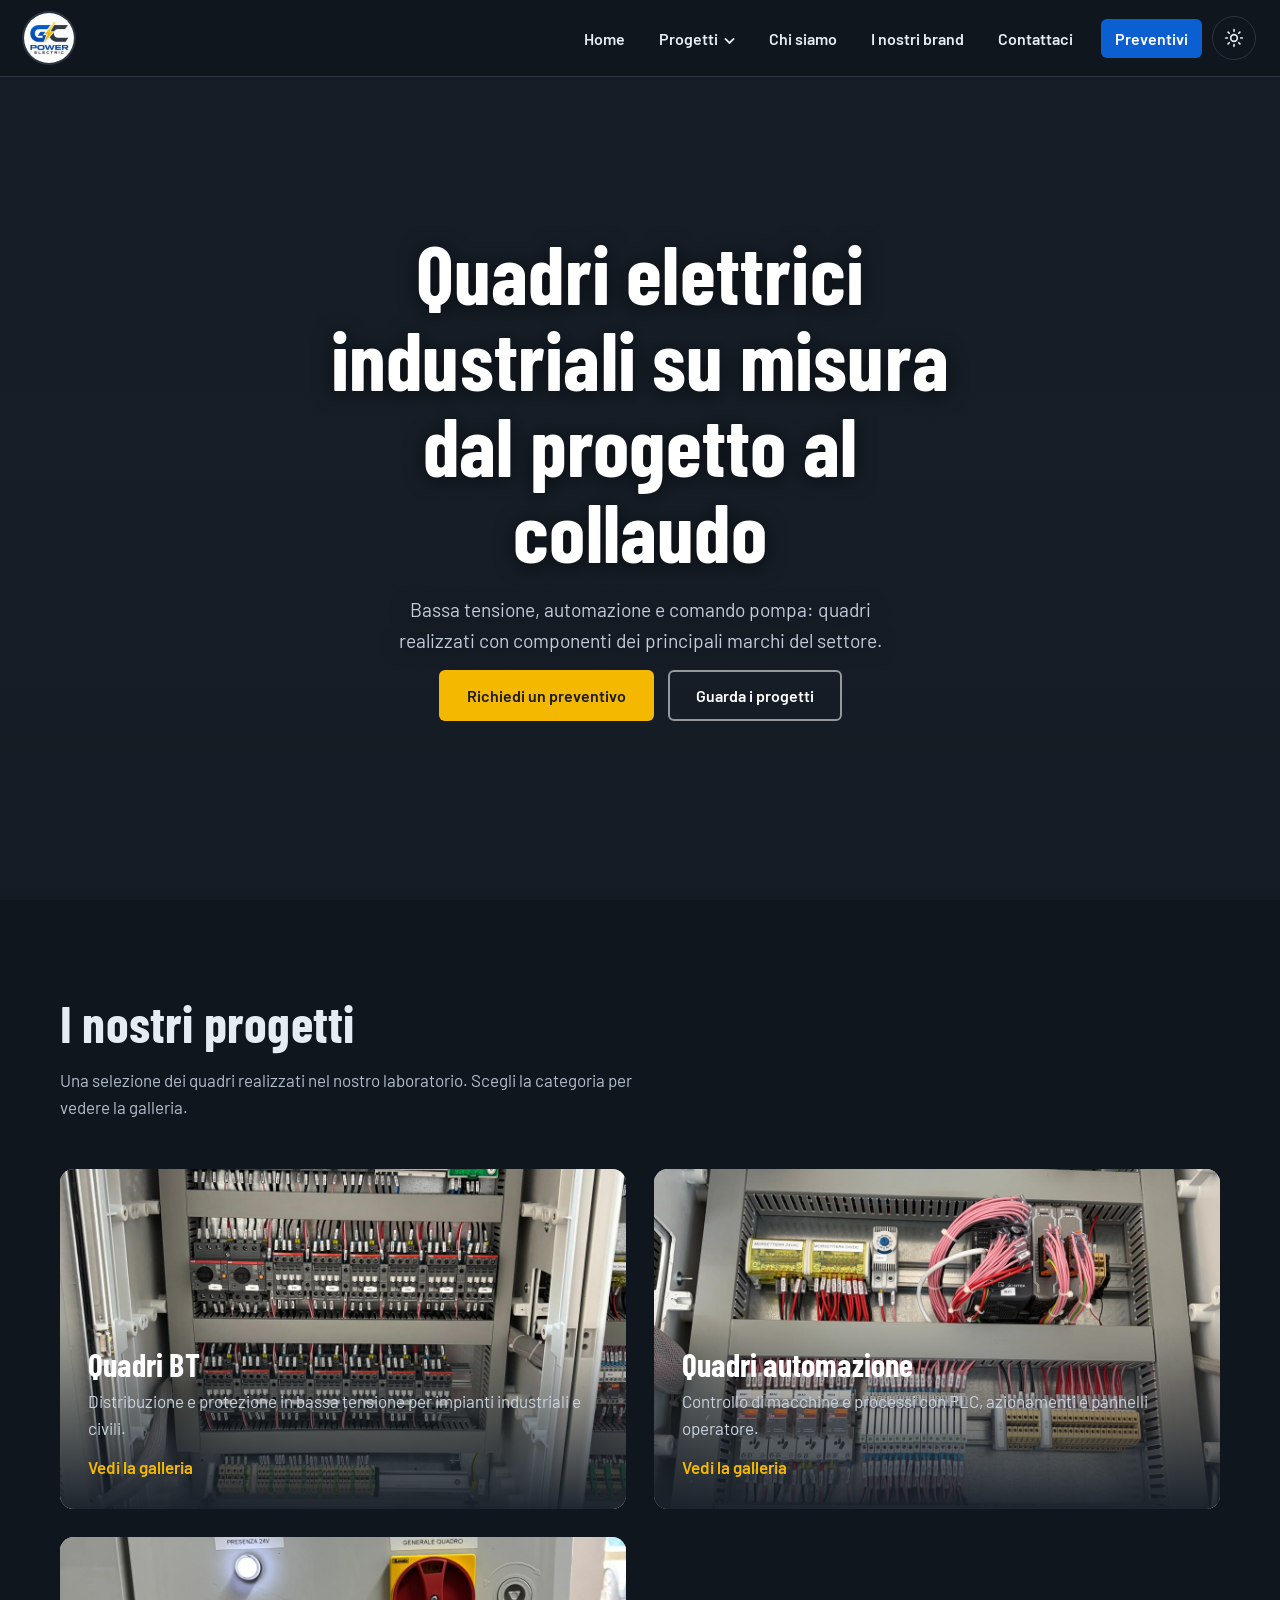
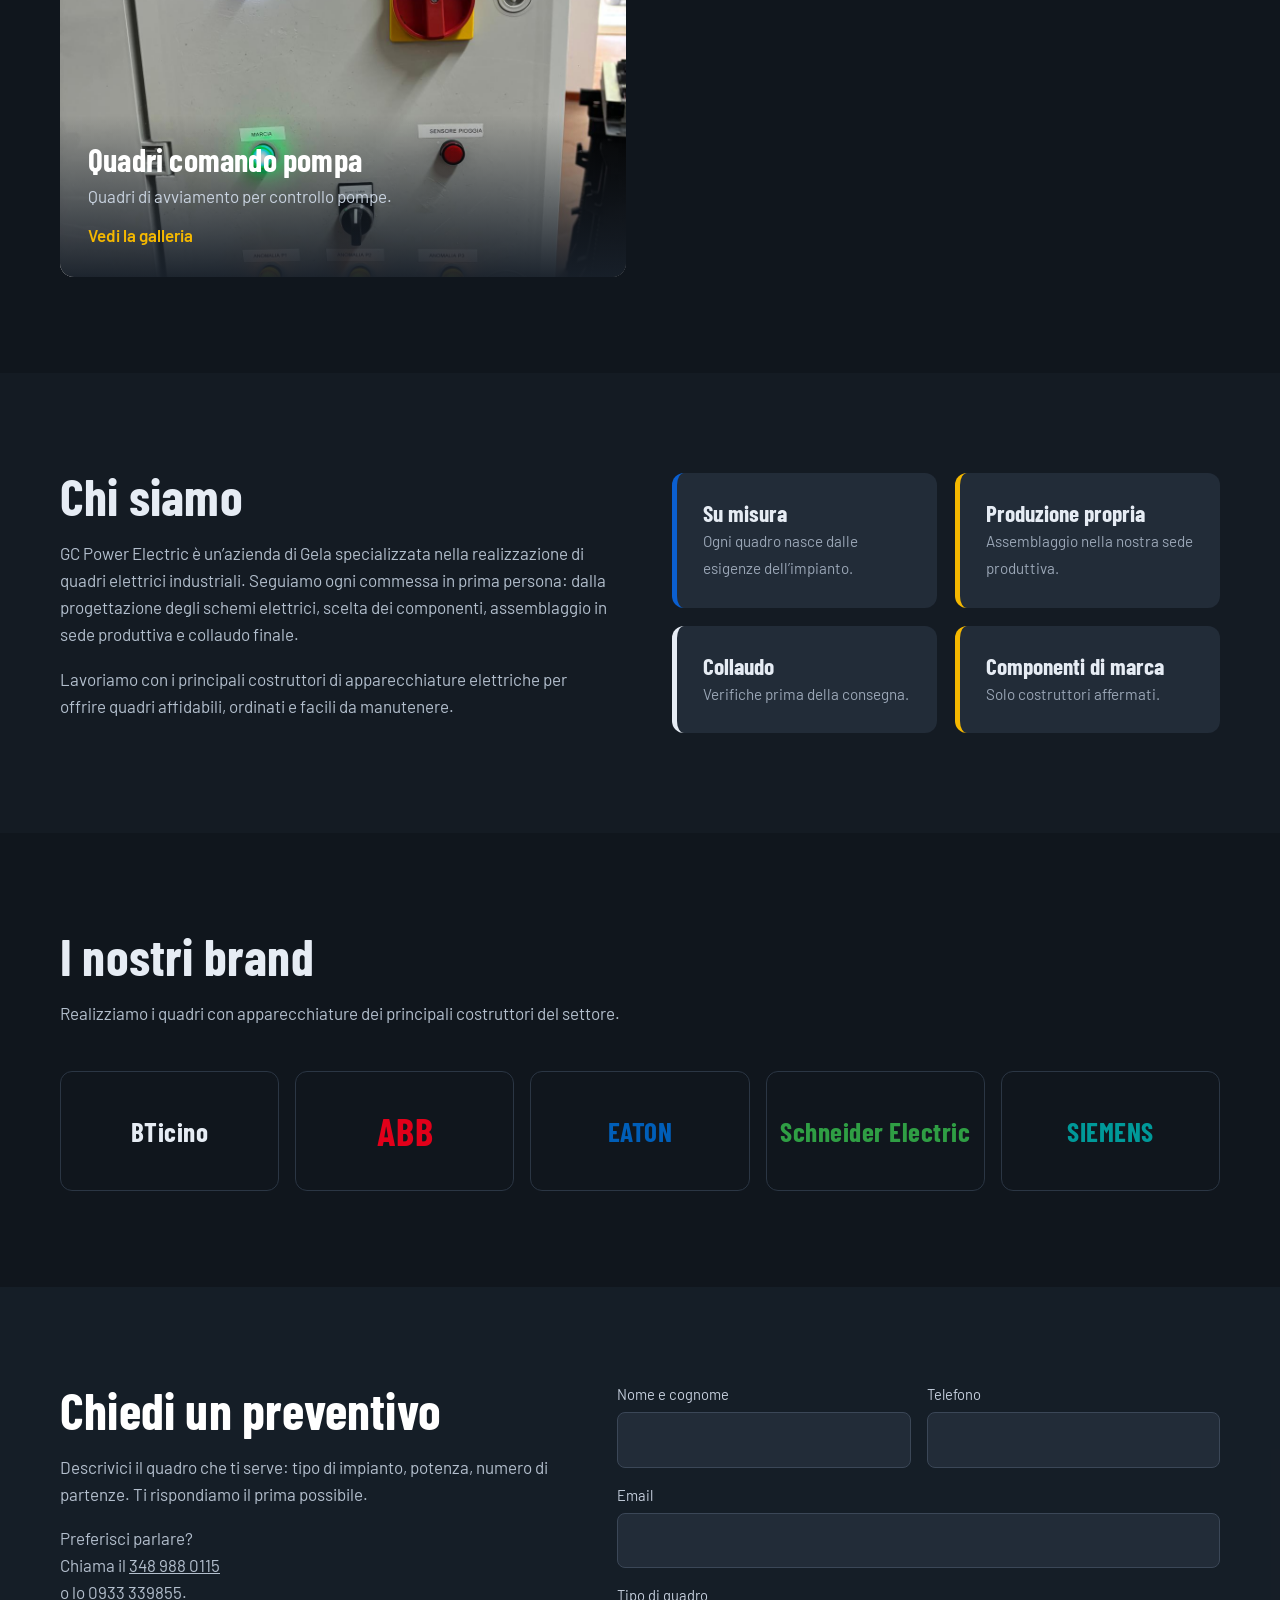
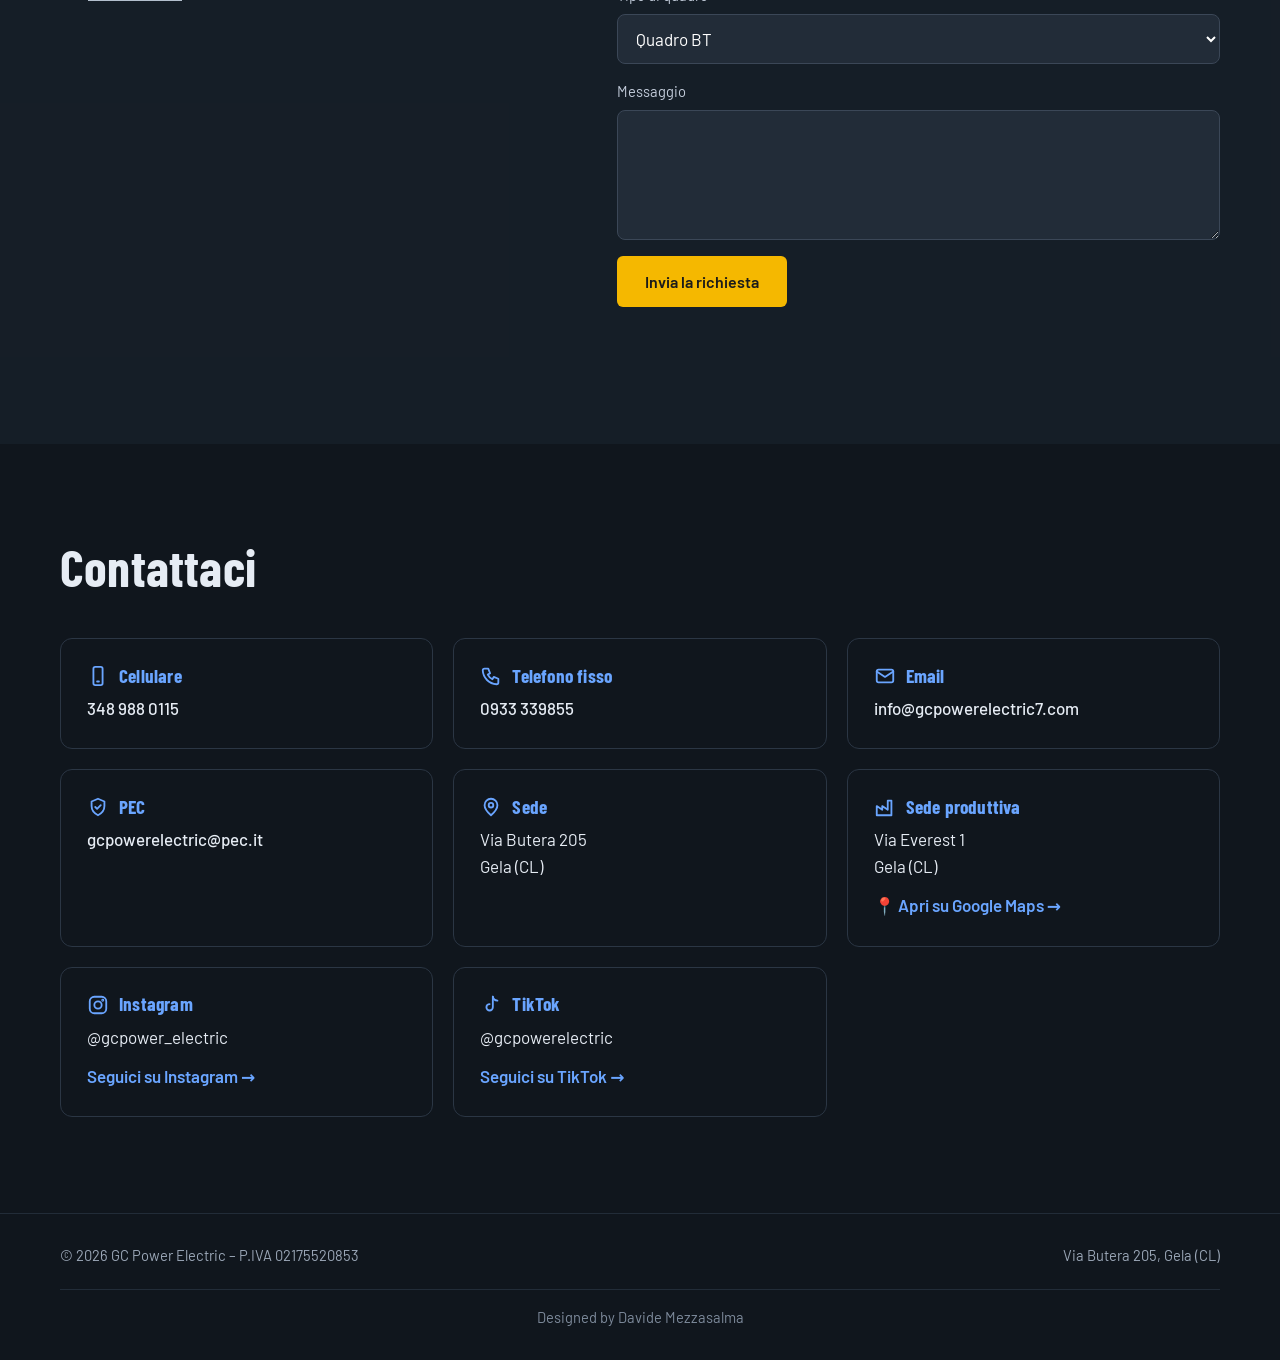
<file: index.html>
<!DOCTYPE html>
<html lang="it">
<head>
<meta charset="utf-8">
<meta name="viewport" content="width=device-width, initial-scale=1, viewport-fit=cover">
<title>GC Power Electric – Quadri elettrici industriali</title>
<meta name="description" content="GC Power Electric progetta e costruisce quadri elettrici industriali di bassa tensione e di automazione a Gela (CL).">
<script>var t;try{t=localStorage.getItem('gc-theme')}catch(e){}if(t!=='light')document.documentElement.setAttribute('data-theme','dark')</script>
<link rel="preconnect" href="https://fonts.googleapis.com">
<link rel="preconnect" href="https://fonts.gstatic.com" crossorigin>
<link href="https://fonts.googleapis.com/css2?family=Barlow+Condensed:wght@500;600;700&family=Barlow:wght@400;500;600&display=swap" rel="stylesheet">
<link rel="stylesheet" href="style.css">
<link rel="icon" type="image/jpeg" href="favicon.png">
</head>
<body>
  <div class="bgfx" aria-hidden="true"><i class="o1"></i><i class="o2"></i><i class="o3"></i><span class="grid"></span><span class="beam"></span></div>
<header>
 <div class="wrap nav">
  <a class="brand" href="#home" aria-label="GC Power Electric – Home"><img src="[data-uri]" alt="GC Power Electric"></a>
  <button class="theme" aria-pressed="false" aria-label="Passa alla modalità scura"><svg class="i-moon" viewBox="0 0 24 24" aria-hidden="true"><path d="M21 12.8A9 9 0 1 1 11.2 3a7 7 0 0 0 9.8 9.8z" fill="currentColor"/></svg><svg class="i-sun" viewBox="0 0 24 24" fill="none" stroke="currentColor" stroke-width="2" stroke-linecap="round" aria-hidden="true"><circle cx="12" cy="12" r="4"/><path d="M12 2v2M12 20v2M2 12h2M20 12h2M4.9 4.9l1.4 1.4M17.7 17.7l1.4 1.4M4.9 19.1l1.4-1.4M17.7 6.3l1.4-1.4"/></svg></button>
  <button class="burger" aria-label="Apri il menu" aria-expanded="false"><span></span><span></span><span></span></button>
  <nav id="nav" aria-label="Principale">
   <ul>
    <li><a href="#home">Home</a></li>
    <li class="has-sub">
     <button class="sub-btn" aria-expanded="false" aria-haspopup="true">Progetti<svg viewBox="0 0 12 8" fill="none" stroke="currentColor" stroke-width="2"><path d="M1 1.5l5 5 5-5"/></svg></button>
     <div class="menu"><a href="#quadri-bt">Quadri BT</a><a href="#quadri-automazione">Quadri automazione</a><a href="#quadri-comando-pompa">Quadri comando pompa</a></div>
    </li>
    <li><a href="#chi-siamo">Chi siamo</a></li>
    <li><a href="#brand">I nostri brand</a></li>
    <li><a href="#contatti">Contattaci</a></li>
    <li><a class="cta" href="#preventivi">Preventivi</a></li>
   </ul>
  </nav>
 </div>
</header>

<main id="home-view">
 <section class="hero" id="home">
  <video class="hero-video" autoplay muted loop playsinline preload="auto" aria-hidden="true">
   <source src="VIDEO/video-quadro-home.mp4" type="video/mp4">
  </video>
  <div class="hero-shade"></div>
  <div class="wrap">
   <div>
    <h1>Quadri elettrici industriali su misura dal progetto al collaudo</h1>
    <p>Bassa tensione, automazione e comando pompa: quadri realizzati con componenti dei principali marchi del settore.</p>
    <div class="btns"><a class="btn btn-y" href="#preventivi">Richiedi un preventivo</a><a class="btn btn-o" href="#progetti">Guarda i progetti</a></div>
   </div>
  </div>
 </section>

 <section id="progetti">
  <div class="wrap">
   <h2 class="rv">I nostri progetti</h2>
   <p class="lead rv">Una selezione dei quadri realizzati nel nostro laboratorio. Scegli la categoria per vedere la galleria.</p>
   <div class="cards">
    <a class="pcard rv" href="#quadri-bt"><div data-art="bt"></div><div class="txt"><h3>Quadri BT</h3><p>Distribuzione e protezione in bassa tensione per impianti industriali e civili.</p><span class="go">Vedi la galleria</span></div></a>
    <a class="pcard rv" href="#quadri-automazione"><div data-art="auto"></div><div class="txt"><h3>Quadri automazione</h3><p>Controllo di macchine e processi con PLC, azionamenti e pannelli operatore.</p><span class="go">Vedi la galleria</span></div></a>
    <a class="pcard rv" href="#quadri-comando-pompa"><div data-art="pump"></div><div class="txt"><h3>Quadri comando pompa</h3><p>Quadri di avviamento per controllo pompe.</p><span class="go">Vedi la galleria</span></div></a>
   </div>
  </div>
 </section>

 <section class="about" id="chi-siamo">
  <div class="wrap">
   <div class="rv">
    <h2>Chi siamo</h2>
    <p class="lead">GC Power Electric è un’azienda di Gela specializzata nella realizzazione di quadri elettrici industriali. Seguiamo ogni commessa in prima persona: dalla progettazione degli schemi elettrici, scelta dei componenti, assemblaggio in sede produttiva e collaudo finale.</p>
    <p class="lead">Lavoriamo con i principali costruttori di apparecchiature elettriche per offrire quadri affidabili, ordinati e facili da manutenere.</p>
   </div>
   <div class="facts rv">
    <div class="fact"><b>Su misura</b><span>Ogni quadro nasce dalle esigenze dell’impianto.</span></div>
    <div class="fact"><b>Produzione propria</b><span>Assemblaggio nella nostra sede produttiva.</span></div>
    <div class="fact"><b>Collaudo</b><span>Verifiche prima della consegna.</span></div>
    <div class="fact"><b>Componenti di marca</b><span>Solo costruttori affermati.</span></div>
   </div>
  </div>
 </section>

 <section id="brand">
  <div class="wrap">
   <h2 class="rv">I nostri brand</h2>
   <p class="lead rv">Realizziamo i quadri con apparecchiature dei principali costruttori del settore.</p>
   <div class="brands">
    <div class="brand-tile rv" style="color:#1f1f1f">BTicino</div>
    <div class="brand-tile rv" style="color:#E2001A;font-size:2.4rem">ABB</div>
    <div class="brand-tile rv" style="color:#005EB8">EATON</div>
    <div class="brand-tile rv" style="color:#2f9e44">Schneider Electric</div>
    <div class="brand-tile rv" style="color:#009999">SIEMENS</div>
   </div>
  </div>
 </section>

 <section class="quote" id="preventivi">
  <div class="wrap">
   <div class="rv">
    <h2>Chiedi un preventivo</h2>
    <p class="lead">Descrivici il quadro che ti serve: tipo di impianto, potenza, numero di partenze. Ti rispondiamo il prima possibile.</p>
    <p class="lead">Preferisci parlare? <br> Chiama il <a href="tel:+393489880115">348 988 0115</a><br> o lo <a href="tel:+390933339855">0933 339855</a>.</p>
   </div>
   <form id="qf" class="rv">
    <div class="f"><label for="n">Nome e cognome</label><input id="n" required autocomplete="name"></div>
    <div class="f"><label for="t">Telefono</label><input id="t" type="tel" required autocomplete="tel"></div>
    <div class="f full"><label for="e">Email</label><input id="e" type="email" required autocomplete="email"></div>
    <div class="f full"><label for="k">Tipo di quadro</label><select id="k"><option>Quadro BT</option><option>Quadro automazione</option><option>Altro</option></select></div>
    <div class="f full"><label for="m">Messaggio</label><textarea id="m" required></textarea></div>
    <div class="full"><button class="btn btn-y" type="submit">Invia la richiesta</button></div>
    <p class="ok" role="status"></p>
   </form>
  </div>
 </section>

 <section id="contatti">
  <div class="wrap">
   <h2 class="rv">Contattaci</h2>
   <div class="cgrid">
 <div class="c rv"><h3><svg viewBox="0 0 24 24"><rect x="7" y="2" width="10" height="20" rx="2"/><path d="M11 18h2"/></svg>Cellulare</h3><a href="tel:+393489880115">348 988 0115</a></div>
 <div class="c rv"><h3><svg viewBox="0 0 24 24"><path d="M5 4h4l2 5-2.5 1.5a11 11 0 0 0 5 5L15 13l5 2v4a2 2 0 0 1-2 2A16 16 0 0 1 3 6a2 2 0 0 1 2-2z"/></svg>Telefono fisso</h3><a href="tel:+390933339855">0933 339855</a></div>
 <div class="c rv"><h3><svg viewBox="0 0 24 24"><rect x="3" y="5" width="18" height="14" rx="2"/><path d="M3 7l9 6 9-6"/></svg>Email</h3><a href="mailto:info@gcpowerelectric7.com">info@gcpowerelectric7.com</a></div>
 <div class="c rv"><h3><svg viewBox="0 0 24 24"><path d="M12 3l7 3v5c0 5-3 8-7 10-4-2-7-5-7-10V6z"/><path d="M9 12l2 2 4-4"/></svg>PEC</h3><a href="mailto:gcpowerelectric@pec.it">gcpowerelectric@pec.it</a></div>
 <div class="c rv"><h3><svg viewBox="0 0 24 24"><path d="M12 21s7-6.2 7-11a7 7 0 1 0-14 0c0 4.8 7 11 7 11z"/><circle cx="12" cy="10" r="2.5"/></svg>Sede</h3><p>Via Butera 205<br>Gela (CL)</p></div>
 <a class="c rv" href="https://www.google.com/maps/search/?api=1&query=Via+Everest+1,+Gela" target="_blank" rel="noopener"><h3><svg viewBox="0 0 24 24"><path d="M3 21V11l6 4v-4l6 4V5h4v16z"/></svg>Sede produttiva</h3><p>Via Everest 1<br>Gela (CL)</p><span class="maplink">📍 Apri su Google Maps →</span></a>
 <a class="c rv" href="https://www.instagram.com/gcpower_electric?jplx=Yzc5c3c2Znl3YXI3" target="_blank" rel="noopener"><h3><svg viewBox="0 0 24 24"><rect x="3" y="3" width="18" height="18" rx="5"/><circle cx="12" cy="12" r="4"/><circle cx="17.2" cy="6.8" r=".6"/></svg>Instagram</h3><p>@gcpower_electric</p><span class="maplink">Seguici su Instagram →</span></a>
<a class="c rv" href="https://www.tiktok.com/@gcpowerelectric?_r=1&_t=ZN-9BdxNvxsFa2" target="_blank" rel="noopener"><h3><svg viewBox="0 0 24 24"><path d="M14 3v11.5a3.5 3.5 0 1 1-3.5-3.5"/><path d="M14 3c.5 2.5 2.2 4 5 4.2"/></svg>TikTok</h3><p>@gcpowerelectric</p><span class="maplink">Seguici su TikTok →</span></a>
</div>
  </div>
 </section>
</main>

<main id="page-view" class="page" hidden>
 <div class="wrap">
  <p class="crumb"><a href="#home">Home</a> / <a href="#progetti">Progetti</a> / <span id="crumb"></span></p>
  <h2 id="ptitle"></h2>
  <p class="lead" id="pdesc"></p>
  <div class="gal" id="gal"></div>
  <a class="btn btn-b" href="#preventivi">Richiedi un preventivo</a>
 </div>
</main>

<footer><div class="wrap"><span>© 2026 GC Power Electric – P.IVA 02175520853</span><span>Via Butera 205, Gela (CL)</span><span class="credit">Designed by Davide Mezzasalma</span></div></footer>

<div class="lb" id="lb" role="dialog" aria-modal="true" aria-label="Galleria">
 <button class="x" aria-label="Chiudi">×</button><button class="p" aria-label="Precedente">‹</button><button class="n" aria-label="Successiva">›</button>
 <figure><div id="lbimg"></div><figcaption id="lbcap"></figcaption></figure>
</div>

<template data-page="quadri-bt" data-cover="FOTO/quadro-bt2.jpg">
  <!-- Foto Quadri BT:-->
   <img src="FOTO/quadro-bt2.jpg">
   <img src="FOTO/quadro-bt4.jpeg">
</template>
<template data-page="quadri-automazione" data-cover="FOTO/quadro-automazione1.jpeg">
  <!-- Foto Quadri automazione:-->
   <img src="FOTO/quadro-automazione1.jpeg">
   <img src="FOTO/quadro-automazione2.jpeg">
   <img src="FOTO/quadro-automazione3.jpeg">
</template>
<template data-page="quadri-comando-pompa" data-cover="FOTO/quadro-pompa-acceso.jpeg">
  <!-- Foto Quadri comando pompa:-->
   <img src="FOTO/foto-pompa1.jpg">
   <img src="FOTO/foto-pompa2.jpg">
   <img src="FOTO/foto-pompa3.jpg">
</template>
</template>

<script src="script.js"></script>
</body>
</html>
</file>
<file: style.css>
:root{--blue:#0B5FD0;--blue-d:#08489f;--graphite:#2F3742;--ink:#1b222b;--night:#18202a;--yellow:#F5B800;--mist:#F2F5F9;--line:#dbe2ec;--white:#fff;
--head:'Barlow Condensed','Arial Narrow',sans-serif;--body:'Barlow',system-ui,-apple-system,'Segoe UI',sans-serif;color-scheme:light;box-sizing:border-box;padding-top:env(safe-area-inset-top,0px);padding-bottom:env(safe-area-inset-bottom,0px)}
*,*::before,*::after{box-sizing:inherit}
html{scroll-behavior:smooth;scroll-padding-top:88px;scroll-padding-top:calc(88px + env(safe-area-inset-top,0px))}
body{margin:0;font-family:var(--body);color:var(--ink);background:var(--white);line-height:1.6;font-size:17px}
img{max-width:100%;display:block}
a{color:inherit}
h1,h2,h3{font-family:var(--head);line-height:1.05;margin:0;font-weight:700;letter-spacing:.2px}
h2{font-size:clamp(2rem,4.2vw,3.2rem);color:var(--graphite)}
h3{font-size:1.5rem;color:var(--graphite)}
.wrap{width:min(1160px,100% - 40px);margin-inline:auto}
section{padding:96px 0}
.lead{max-width:62ch;color:#4a5563}
:focus-visible{outline:3px solid var(--yellow);outline-offset:3px}
.btn{display:inline-flex;align-items:center;gap:10px;padding:14px 26px;border-radius:6px;font-weight:600;text-decoration:none;border:2px solid transparent;cursor:pointer;font:600 1rem var(--body);transition:transform .25s,background .25s,color .25s,border-color .25s}
.btn:hover{transform:translateY(-2px)}
.btn-y{background:var(--yellow);color:#1b1b1b}.btn-y:hover{background:#ffc928}
.btn-o{border-color:rgba(255,255,255,.55);color:#fff}.btn-o:hover{background:#fff;color:var(--graphite)}
.btn-b{background:var(--blue);color:#fff}.btn-b:hover{background:var(--blue-d)}

/* navbar */
header{position:fixed;inset:0 0 auto 0;z-index:50;background:rgba(255,255,255,.94);backdrop-filter:blur(10px);border-bottom:1px solid var(--line);padding-top:env(safe-area-inset-top,0px)}
.nav{display:flex;align-items:center;justify-content:space-between;height:76px}
.brand img{height:50px;width:50px;border-radius:50%;object-fit:cover;box-shadow:0 0 0 2px var(--line)}
nav ul{display:flex;gap:6px;list-style:none;margin:0;padding:0;align-items:center}
nav a,nav .sub-btn{display:block;padding:10px 14px;text-decoration:none;font:600 1rem var(--body);color:var(--graphite);background:none;border:0;cursor:pointer;position:relative}
nav li>a::after,nav .sub-btn::after{content:"";position:absolute;left:14px;right:14px;bottom:4px;height:2px;background:var(--yellow);transform:scaleX(0);transform-origin:left;transition:transform .3s}
nav li>a:hover::after,nav .sub-btn:hover::after{transform:scaleX(1)}
nav .cta{background:var(--blue);color:#fff;border-radius:6px;margin-left:8px}
nav .cta:hover{background:var(--blue-d)}nav .cta::after{display:none}
.has-sub{position:relative}
.sub-btn svg{width:11px;margin-left:6px;transition:transform .3s}
.menu{position:absolute;top:100%;left:0;min-width:240px;background:#fff;border:1px solid var(--line);border-radius:8px;padding:8px;box-shadow:0 18px 40px rgba(24,32,42,.16);opacity:0;visibility:hidden;transform:translateY(8px);transition:opacity .25s,transform .25s,visibility .25s;display:block}
.menu a{border-radius:6px;padding:12px 14px}.menu a:hover{background:var(--mist)}
.menu a::after{display:none}
.has-sub.open .menu{opacity:1;visibility:visible;transform:none}
.has-sub.open .sub-btn svg{transform:rotate(180deg)}
@media(hover:hover){.has-sub:hover .menu{opacity:1;visibility:visible;transform:none}.has-sub:hover .sub-btn svg{transform:rotate(180deg)}}
.burger{display:none;background:none;border:0;width:44px;height:44px;cursor:pointer}
.burger span{display:block;width:24px;height:2px;background:var(--graphite);margin:5px auto;transition:.3s}

/* hero */
.hero{position:relative;overflow:hidden;background:var(--night);color:#fff;padding:150px 0 100px;min-height:100svh;display:flex;align-items:center}
.hero-video{position:absolute;inset:0;width:100%;height:100%;object-fit:cover}
.hero-shade{position:absolute;inset:0;background:linear-gradient(rgba(16,22,29,.38),rgba(16,22,29,.26) 50%,rgba(16,22,29,.48))}
.hero .wrap{position:relative;display:block;text-align:center}
.hero h1{font-size:clamp(2.5rem,6.4vw,5.4rem);text-transform:none;max-width:18ch;margin-inline:auto}
.hero p{font-size:1.2rem;color:#c3cddb;max-width:48ch;margin:22px auto 34px}
.hero .btns{display:flex;gap:14px;flex-wrap:wrap;justify-content:center; margin-top: -20px;}
.logo-card{background:#fff;border-radius:18px;padding:26px;box-shadow:0 30px 70px rgba(0,0,0,.45);animation:rise 1s .3s cubic-bezier(.2,.8,.2,1) both}
@keyframes rise{from{opacity:0;transform:translateY(30px) scale(.97)}to{opacity:1;transform:none}}
.hero h1,.hero p,.hero .btns{animation:rise .9s cubic-bezier(.2,.8,.2,1) both}
.hero p{animation-delay:.12s}.hero .btns{animation-delay:.24s}

/* progetti */
.cards{display:grid;grid-template-columns:repeat(2,1fr);gap:28px;margin-top:48px}
.pcard{position:relative;display:block;text-decoration:none;border-radius:14px;overflow:hidden;background:var(--graphite);color:#fff;min-height:340px;transition:transform .4s,box-shadow .4s}
.pcard:hover{transform:translateY(-6px);box-shadow:0 26px 50px rgba(24,32,42,.28)}
.pcard svg{position:absolute;inset:0;width:100%;height:100%;object-fit:cover;transition:transform .8s}
.pcard:hover svg{transform:scale(1.06)}
.pcard img{position:absolute;inset:0;width:100%;height:100%;object-fit:cover;transition:transform .8s}.pcard:hover img{transform:scale(1.06)}
.pcard .txt{position:absolute;inset:auto 0 0 0;padding:28px;background:linear-gradient(0deg,rgba(24,32,42,.96),rgba(24,32,42,0))}
.pcard h3{color:#fff;font-size:2rem}.pcard p{margin:6px 0 0;color:#c9d3e0}
.pcard .go{display:inline-block;margin-top:12px;color:var(--yellow);font-weight:600}

/* chi siamo */
.about{background:var(--mist)}
.about .wrap{display:grid;grid-template-columns:1fr 1fr;gap:64px;align-items:center}
.about p{color:#4a5563}
.facts{display:grid;grid-template-columns:1fr 1fr;gap:18px}
.fact{background:#fff;border-radius:12px;padding:26px;border-left:5px solid var(--blue)}
.fact:nth-child(2){border-color:var(--yellow)}.fact:nth-child(3){border-color:var(--graphite)}.fact:nth-child(4){border-color:var(--yellow)}
.fact b{display:block;font:700 1.45rem var(--head);color:var(--graphite)}
.fact span{font-size:.95rem;color:#5a6676}

/* brand */
.brands{display:grid;grid-template-columns:repeat(5,1fr);gap:16px;margin-top:44px}
.brand-tile{height:120px;border:1px solid var(--line);border-radius:12px;display:grid;place-items:center;font:700 1.7rem var(--head);letter-spacing:.5px;transition:transform .3s,box-shadow .3s,border-color .3s}
.brand-tile:hover{transform:translateY(-5px);box-shadow:0 16px 30px rgba(24,32,42,.12);border-color:var(--blue)}

/* preventivi */
.quote{background:var(--night);color:#fff}
.quote h2{color:#fff}.quote .lead{color:#b9c4d3}
.quote .wrap{display:grid;grid-template-columns:.9fr 1.1fr;gap:64px;align-items:start}
form{display:grid;grid-template-columns:1fr 1fr;gap:16px}
.f{display:flex;flex-direction:column;gap:6px}.f.full{grid-column:1/-1}
label{font-size:.92rem;color:#c3cddb}
input,select,textarea{font:inherit;padding:13px 14px;border-radius:8px;border:1px solid #3b4757;background:#222c38;color:#fff;transition:border-color .25s,box-shadow .25s}
input:focus,select:focus,textarea:focus{outline:none;border-color:var(--yellow);box-shadow:0 0 0 3px rgba(245,184,0,.25)}
textarea{min-height:130px;resize:vertical}
.ok{grid-column:1/-1;color:var(--yellow);min-height:1.5em;margin:0}

/* contatti */
.cgrid{display:grid;grid-template-columns:repeat(3,1fr);gap:20px;margin-top:44px}
.c{border:1px solid var(--line);border-radius:12px;padding:26px;transition:border-color .3s,transform .3s}
.c:hover{border-color:var(--blue);transform:translateY(-3px)}
.c h3{font-size:1.2rem;color:var(--blue);margin-bottom:8px}
.c a{text-decoration:none;font-weight:500;overflow-wrap:anywhere}.c a:hover{color:var(--blue)}
.c p{margin:0}
footer{background:#10161d;color:#9aa6b6;padding:30px 0;font-size:.92rem}
footer .wrap{display:flex;justify-content:space-between;gap:16px;flex-wrap:wrap}

/* pagine progetto */
.page{padding:140px 0 90px;min-height:100svh}
.crumb{font-size:.95rem;color:#5a6676;margin-bottom:18px}.crumb a{color:var(--blue);text-decoration:none;font-weight:600}
.gal{display:grid;grid-template-columns:repeat(3,1fr);gap:20px;margin:44px 0}
.tile{position:relative;border:0;padding:0;border-radius:12px;overflow:hidden;cursor:zoom-in;aspect-ratio:4/3;background:var(--mist);text-align:left}
.tile svg,.tile img{width:100%;height:100%;object-fit:cover;transition:transform .6s}
.tile:hover svg,.tile:hover img{transform:scale(1.07)}
.tile span{position:absolute;left:0;right:0;bottom:0;padding:34px 16px 14px;background:linear-gradient(0deg,rgba(24,32,42,.9),transparent);color:#fff;font-weight:600;transform:translateY(12px);opacity:0;transition:.35s}
.tile:hover span,.tile:focus-visible span{transform:none;opacity:1}
.lb{position:fixed;inset:0;z-index:100;background:rgba(10,14,19,.94);display:grid;place-items:center;opacity:0;visibility:hidden;transition:opacity .3s,visibility .3s}
.lb.on{opacity:1;visibility:visible}
.lb figure{margin:0;width:min(900px,90vw);max-height:92vh;display:flex;flex-direction:column;align-items:center;transform:scale(.94);transition:transform .35s}
.lb.on figure{transform:none}
#lbimg{width:100%;display:flex;justify-content:center}
#lbimg img{width:auto;height:auto;max-width:100%;max-height:80vh;object-fit:contain;border-radius:12px}
#lbimg svg{width:100%;max-height:72vh;border-radius:12px;background:#fff}
.lb figcaption{color:#fff;margin-top:14px;text-align:center}
.lb button{position:absolute;background:rgba(255,255,255,.12);color:#fff;border:0;width:52px;height:52px;border-radius:50%;font-size:1.6rem;cursor:pointer;transition:background .25s}
.lb button:hover{background:var(--blue)}
.lb .x{top:calc(20px + env(safe-area-inset-top,0px));right:20px}.lb .p{left:18px;top:50%}.lb .n{right:18px;top:50%}

.rv{opacity:0;transform:translateY(22px);transition:opacity .7s,transform .7s cubic-bezier(.2,.8,.2,1)}
.rv.in{opacity:1;transform:none}
[hidden]{display:none!important}
.brand{margin-right:auto}nav{order:2}
.theme{order:3;margin-left:10px;width:44px;height:44px;border-radius:50%;border:1px solid var(--line);background:transparent;color:var(--graphite);cursor:pointer;display:grid;place-items:center;transition:background-color .3s,border-color .3s}
.theme:hover{background:var(--mist);border-color:var(--blue)}
.theme svg{width:20px;height:20px;transition:transform .5s}.theme:hover svg{transform:rotate(25deg)}
.theme .i-sun{display:none}
:root[data-theme="dark"]{--white:#10161d;--mist:#18202a;--line:#2b3644;--ink:#e6ecf4;--graphite:#e6ecf4;color-scheme:dark}
body,header{transition:background-color .4s,color .4s}
[data-theme="dark"] .theme .i-sun{display:block}[data-theme="dark"] .theme .i-moon{display:none}
[data-theme="dark"] header{background:rgba(16,22,29,.92)}
[data-theme="dark"] .brand img{box-shadow:0 0 0 2px #2b3644}
[data-theme="dark"] .lead,[data-theme="dark"] .about p{color:#b3bfcd}
[data-theme="dark"] .fact{background:#222c38}
[data-theme="dark"] .fact span,[data-theme="dark"] .crumb{color:#9aa6b6}
[data-theme="dark"] .menu{background:#18202a}
[data-theme="dark"] .menu a:hover{background:#222c38}
[data-theme="dark"] .btn-o:hover{color:#18202a}
[data-theme="dark"] .c h3,[data-theme="dark"] .crumb a{color:#6aa5ff}
[data-theme="dark"] .brand-tile:first-child{color:#e6ecf4!important}
[data-theme="dark"] .tile{background:#18202a}
[data-theme="dark"] footer{border-top:1px solid #222c38}
@media(max-width:960px){[data-theme="dark"] nav{background:#10161d}}

@media(max-width:960px){
.burger{display:block}
nav{position:fixed;inset:calc(76px + env(safe-area-inset-top,0px)) 0 0 0;background:#fff;padding:20px;transform:translateX(100%);transition:transform .35s;overflow:auto}
nav.open{transform:none}
nav ul{flex-direction:column;align-items:stretch;gap:0}
nav li>a::after,nav .sub-btn::after{display:none}
nav a,nav .sub-btn{padding:15px 6px;font-size:1.15rem;text-align:left;width:100%;border-bottom:1px solid var(--line)}
.menu{position:static;opacity:1;visibility:visible;transform:none;box-shadow:none;border:0;padding:0 0 0 14px;display:none}
.has-sub.open .menu{display:block}
nav .cta{margin:16px 0 0;text-align:center;border-bottom:0}
.hero .wrap,.about .wrap,.quote .wrap{grid-template-columns:1fr;gap:40px}
.logo-card{max-width:420px}
.cards{grid-template-columns:1fr}
.theme{order:0;margin-right:4px}
.brands{grid-template-columns:repeat(2,1fr)}
.cgrid,.gal{grid-template-columns:1fr 1fr}
section{padding:70px 0}
.hero h1 {
    font-size: 2.5rem;
    line-height: 1.1;
}
}
@media(max-width:620px){
.cards,.cgrid,.gal,form{grid-template-columns:1fr}
.facts{grid-template-columns:1fr}
.lb .p,.lb .n{top:auto;bottom:24px}
}
@media(prefers-reduced-motion:reduce){*,*::before,*::after{animation:none!important;transition:none!important;scroll-behavior:auto!important}.rv{opacity:1;transform:none}}

.credit{width:100%;text-align:center;margin-top:6px;padding-top:16px;border-top:1px solid #222c38;color:#7d8a9b}

/* Logo navbar spostato a sinistra (cambia 160px per spostarlo di piu o di meno) */
.brand{margin-left:calc(-1 * clamp(0px, (100vw - 1160px) / 2 - 24px, 140px))}

/* Menu e pulsante dark mode spostati a destra (cambia 160px per spostarli di piu o di meno) */
@media(min-width:961px){.theme{margin-right:calc(-1 * clamp(0px, (100vw - 1160px) / 2 - 24px, 160px))}}

.hero h1,.hero p{text-shadow:0 2px 20px rgba(0,0,0,.6)}

/* Menu mobile: il blur della barra impediva al menu a schermo intero di apparire */
@media(max-width:960px){
header{-webkit-backdrop-filter:none;backdrop-filter:none;background:#fff}
[data-theme="dark"] header{background:#10161d}
}

@media(max-width:960px){
  .hero{min-height:auto;padding:90px 0 60px}
}

a.c{display:block;text-decoration:none;cursor:pointer}
a.c:hover{box-shadow:0 14px 30px rgba(11,95,208,.15)}
.maplink{display:inline-block;margin-top:12px;color:var(--blue);font-weight:600;transition:transform .3s}
a.c:hover .maplink{transform:translateX(6px)}
[data-theme="dark"] .maplink{color:#6aa5ff}

.c h3{display:flex;align-items:center;gap:10px}
.c h3 svg{width:22px;height:22px;flex:none;fill:none;stroke:currentColor;stroke-width:2;stroke-linecap:round;stroke-linejoin:round}


.bgfx{position:fixed;inset:0;z-index:-1;pointer-events:none;overflow:hidden}
.bgfx i{position:absolute;border-radius:50%;filter:blur(90px);will-change:transform}
.bgfx .o1{width:55vmax;height:55vmax;left:-15vmax;top:-10vmax;background:radial-gradient(circle,#0B5FD0,transparent 65%);opacity:.2;animation:drift1 22s ease-in-out infinite alternate}
.bgfx .o2{width:45vmax;height:45vmax;right:-12vmax;top:20vh;background:radial-gradient(circle,#F5B800,transparent 65%);opacity:.16;animation:drift2 26s ease-in-out infinite alternate}
.bgfx .o3{width:50vmax;height:50vmax;left:20vw;bottom:-25vmax;background:radial-gradient(circle,#2563eb,transparent 65%);opacity:.18;animation:drift3 30s ease-in-out infinite alternate}
[data-theme="dark"] .bgfx .o1{opacity:.5}
[data-theme="dark"] .bgfx .o2{opacity:.22}
[data-theme="dark"] .bgfx .o3{opacity:.45}
.bgfx .grid{position:absolute;inset:0;background-image:linear-gradient(rgba(11,95,208,.1) 1px,transparent 1px),linear-gradient(90deg,rgba(11,95,208,.1) 1px,transparent 1px);background-size:56px 56px;-webkit-mask-image:radial-gradient(ellipse at center,#000 30%,transparent 80%);mask-image:radial-gradient(ellipse at center,#000 30%,transparent 80%);animation:gridmove 40s linear infinite}
[data-theme="dark"] .bgfx .grid{background-image:linear-gradient(rgba(120,170,255,.09) 1px,transparent 1px),linear-gradient(90deg,rgba(120,170,255,.09) 1px,transparent 1px)}
.bgfx .beam{position:absolute;top:-20%;left:-40%;width:40%;height:140%;background:linear-gradient(100deg,transparent,rgba(245,184,0,.10),transparent);transform:skewX(-20deg);animation:beam 16s ease-in-out infinite}
@keyframes drift1{to{transform:translate(18vmax,14vmax) scale(1.15)}}
@keyframes drift2{to{transform:translate(-16vmax,-10vmax) scale(1.2)}}
@keyframes drift3{to{transform:translate(-12vmax,-14vmax) scale(.9)}}
@keyframes gridmove{to{background-position:56px 56px}}
@keyframes beam{0%{transform:translateX(0) skewX(-20deg)}60%,100%{transform:translateX(420%) skewX(-20deg)}}
.about{background:rgba(242,245,249,.55)}
[data-theme="dark"] .about{background:rgba(24,32,42,.5)}
.quote{background:rgba(24,32,42,.82)}
</file>
